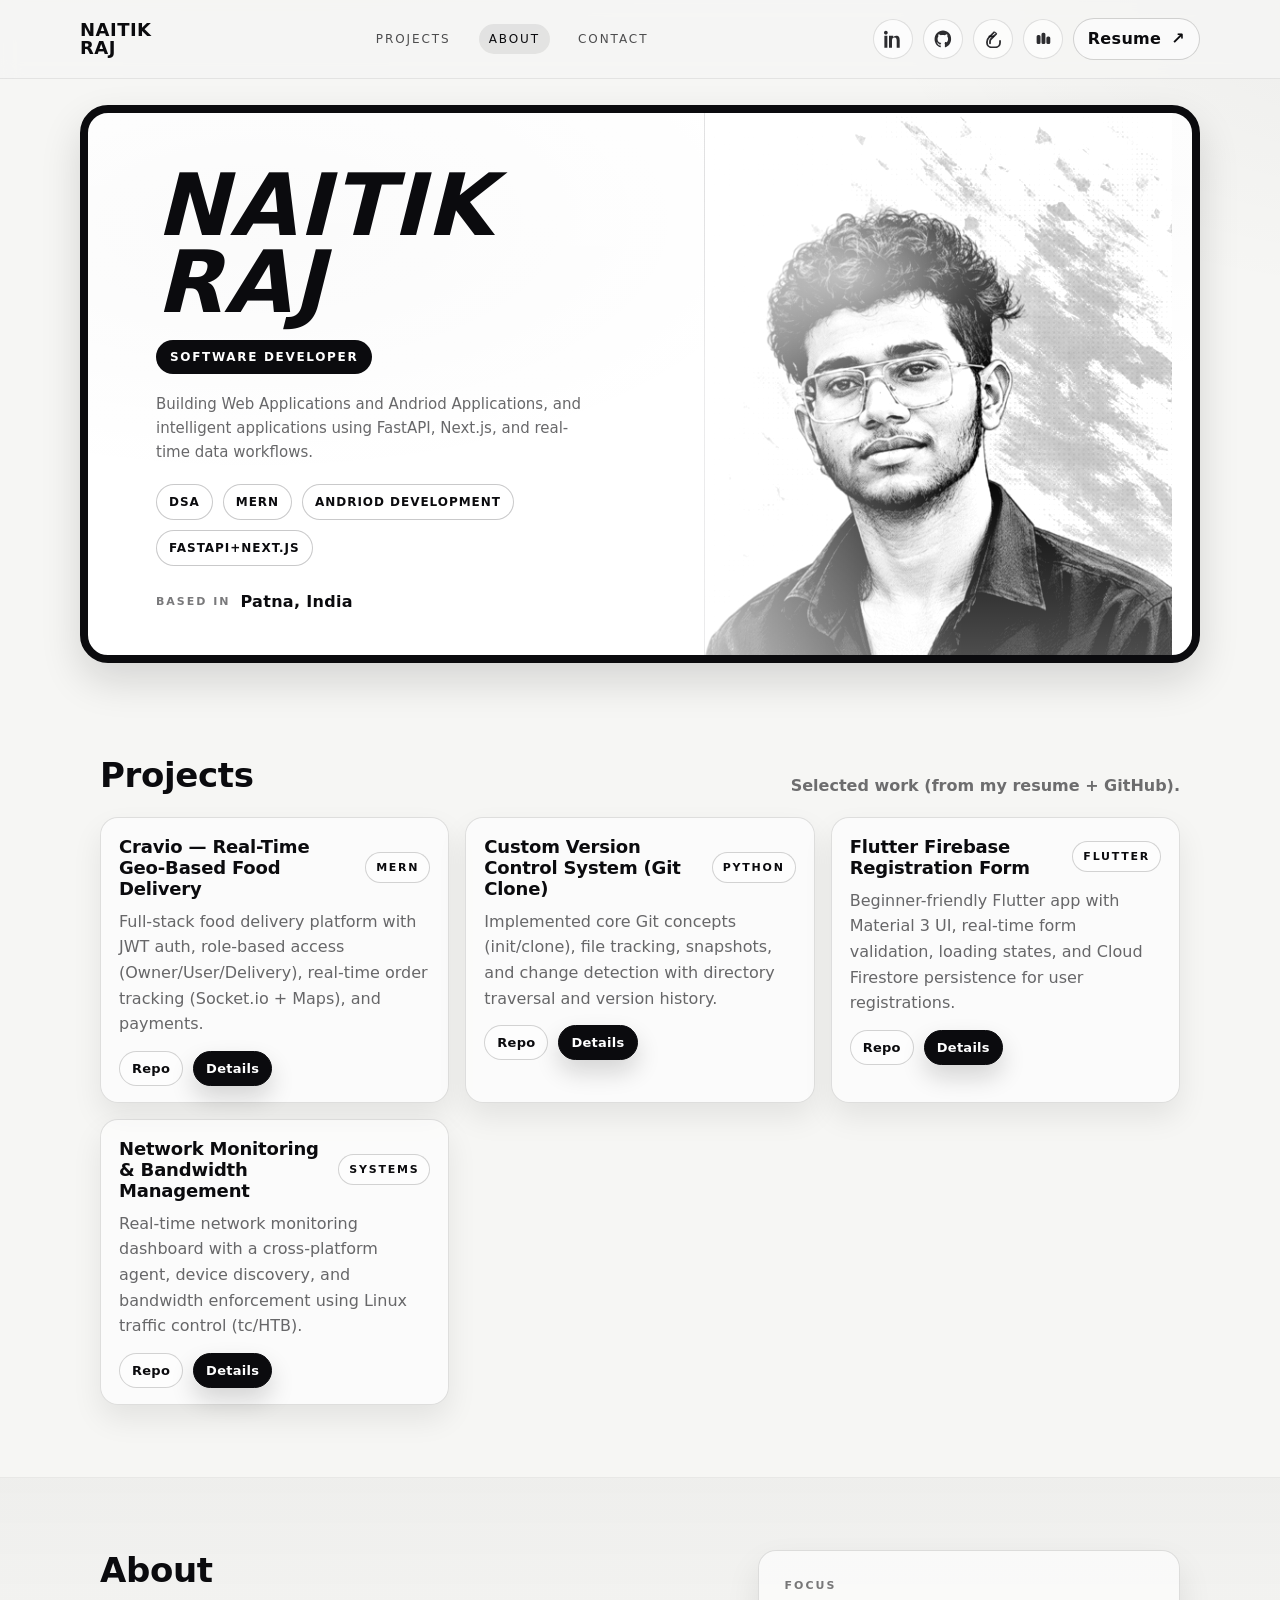
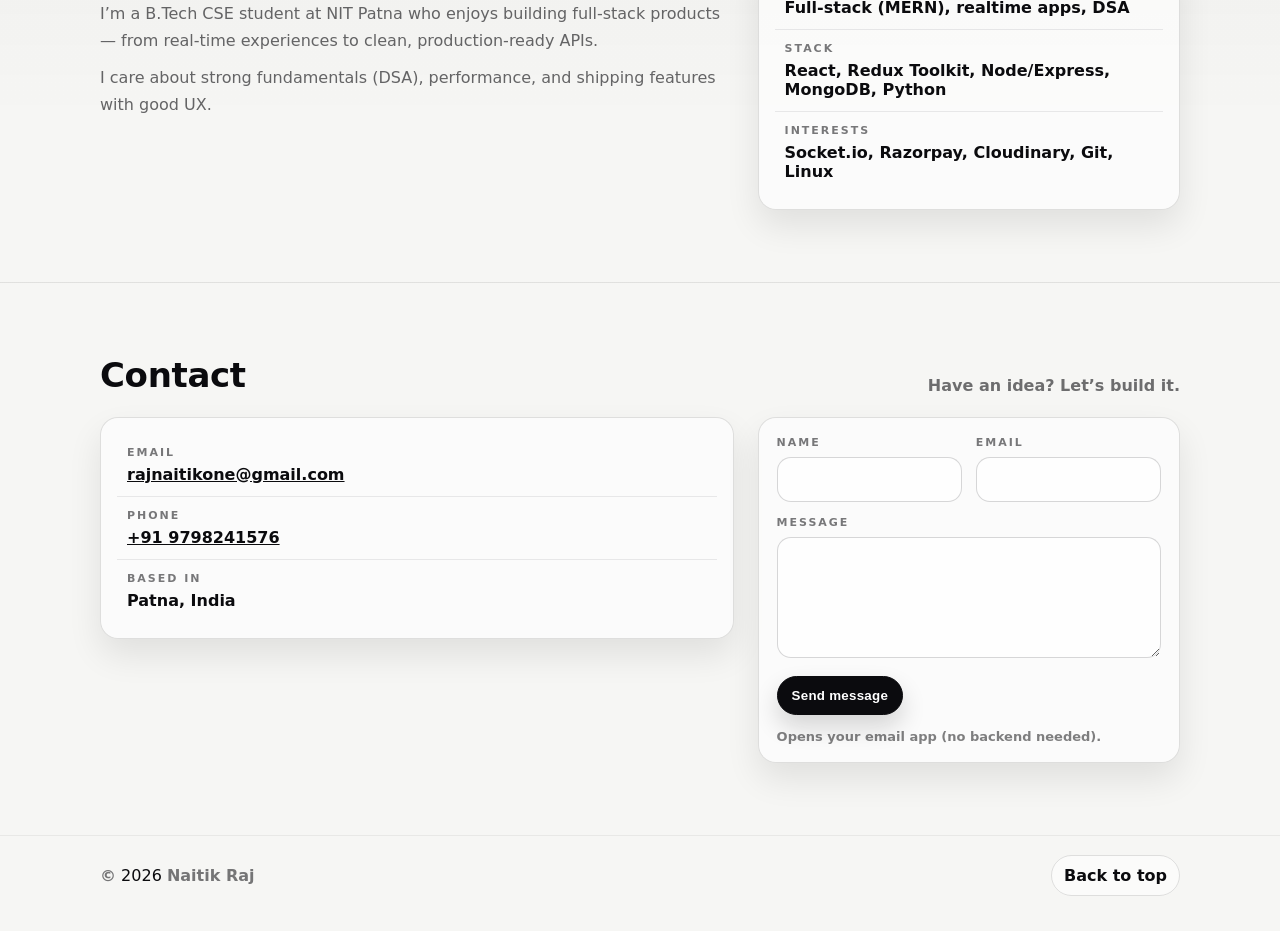
<file: index.html>
<!doctype html>
<html lang="en">
  <head>
    <meta charset="UTF-8" />
    <meta name="viewport" content="width=device-width, initial-scale=1.0" />
    <title>Naitik Raj | Portfolio</title>
    <meta
      name="description"
      content="Naitik Raj — projects, skills, and contact."
    />
    <link rel="preload" href="./styles.css" as="style" />
    <link rel="stylesheet" href="./styles.css" />
  </head>
  <body>
    <a class="skip-link" href="#main">Skip to content</a>

    <header class="site-header" id="top">
      <div class="container header-inner">
        <a class="brand" href="#top" aria-label="Home">
          <span class="brand-line">NAITIK</span>
          <span class="brand-line">RAJ</span>
        </a>

        <nav class="nav" aria-label="Primary">
          <a class="nav-link" href="#projects">Projects</a>
          <a class="nav-link" href="#about">About</a>
          <a class="nav-link" href="#contact">Contact</a>
        </nav>

        <div class="header-actions">
          <a
            class="icon-btn"
            href="https://www.linkedin.com/in/naitikraj17/"
            target="_blank"
            rel="noreferrer"
            aria-label="LinkedIn"
            title="LinkedIn"
          >
            <svg viewBox="0 0 24 24" aria-hidden="true">
              <path
                d="M4.98 3.5C4.98 4.88 3.87 6 2.5 6S0 4.88 0 3.5 1.12 1 2.5 1s2.48 1.12 2.48 2.5ZM.5 23.5h4V7.5h-4v16ZM8.5 7.5h3.83v2.18h.05c.53-1 1.83-2.18 3.77-2.18 4.03 0 4.78 2.65 4.78 6.1v9.9h-4v-8.77c0-2.09-.04-4.78-2.91-4.78-2.91 0-3.36 2.28-3.36 4.63v8.92h-4v-16Z"
              />
            </svg>
          </a>
          <a
            class="icon-btn"
            href="https://github.com/naitik-raj17"
            target="_blank"
            rel="noreferrer"
            aria-label="GitHub"
            title="GitHub"
          >
            <svg viewBox="0 0 24 24" aria-hidden="true">
              <path
                d="M12 .5C5.73.5.75 5.6.75 12.02c0 5.13 3.15 9.48 7.51 11.01.55.1.75-.24.75-.53 0-.26-.01-.95-.01-1.87-3.05.67-3.69-1.5-3.69-1.5-.5-1.3-1.22-1.65-1.22-1.65-1-.7.07-.69.07-.69 1.1.08 1.68 1.16 1.68 1.16.98 1.72 2.57 1.22 3.2.93.1-.72.38-1.22.69-1.5-2.43-.28-4.98-1.25-4.98-5.57 0-1.23.42-2.23 1.12-3.02-.11-.28-.49-1.42.11-2.95 0 0 .92-.3 3.02 1.15.88-.25 1.83-.37 2.77-.38.94.01 1.89.13 2.77.38 2.1-1.45 3.02-1.15 3.02-1.15.6 1.53.22 2.67.11 2.95.7.79 1.12 1.79 1.12 3.02 0 4.33-2.56 5.29-4.99 5.56.39.35.74 1.03.74 2.08 0 1.5-.01 2.71-.01 3.08 0 .29.2.64.76.53 4.35-1.53 7.5-5.88 7.5-11.01C23.25 5.6 18.27.5 12 .5Z"
              />
            </svg>
          </a>

          <a
            class="icon-btn"
            href="https://leetcode.com/u/naitik_17/"
            target="_blank"
            rel="noreferrer"
            aria-label="LeetCode"
            title="LeetCode"
          >
            <svg viewBox="0 0 24 24" aria-hidden="true">
              <path
                d="M13.83 2.62a1.2 1.2 0 0 1 1.7 0l1.62 1.62a1.2 1.2 0 0 1 0 1.7l-6.9 6.9a3.6 3.6 0 0 0-1.04 2.55v2.43a1.2 1.2 0 0 1-2.4 0v-2.43a6 6 0 0 1 1.76-4.25l6.9-6.9-.77-.77-7.5 7.5a6.9 6.9 0 0 0-2.02 4.88v1.2a4.8 4.8 0 0 0 4.8 4.8h5.4a4.8 4.8 0 0 0 4.8-4.8v-2.4a1.2 1.2 0 1 1 2.4 0v2.4a7.2 7.2 0 0 1-7.2 7.2h-5.4a7.2 7.2 0 0 1-7.2-7.2v-1.2a9.3 9.3 0 0 1 2.73-6.58l8.35-8.35Z"
              />
              <path
                d="M12.6 7.2a1.2 1.2 0 1 1 0 2.4H7.2a1.2 1.2 0 1 1 0-2.4h5.4Z"
              />
            </svg>
          </a>

          <a
            class="icon-btn"
            href="https://codeforces.com/profile/tedhe_medhe"
            target="_blank"
            rel="noreferrer"
            aria-label="Codeforces"
            title="Codeforces"
          >
            <svg viewBox="0 0 24 24" aria-hidden="true">
              <path
                d="M5.5 18.5a2 2 0 0 1-2-2v-8a2 2 0 0 1 2-2h1.2a2 2 0 0 1 2 2v8a2 2 0 0 1-2 2H5.5Zm6.5 0a2 2 0 0 1-2-2v-11a2 2 0 0 1 2-2h1.2a2 2 0 0 1 2 2v11a2 2 0 0 1-2 2H12Zm6.5 0a2 2 0 0 1-2-2v-6a2 2 0 0 1 2-2h1.2a2 2 0 0 1 2 2v6a2 2 0 0 1-2 2h-1.2Z"
              />
            </svg>
          </a>

          <a class="btn btn-outline" href="./resume.pdf" aria-label="Open resume">
            Resume <span aria-hidden="true">↗</span>
          </a>

          <button class="menu-btn" type="button" aria-label="Open menu" aria-expanded="false">
            <span class="menu-bars" aria-hidden="true"></span>
          </button>
        </div>
      </div>

      <div class="mobile-nav" hidden>
        <a class="mobile-link" href="#projects">Projects</a>
        <a class="mobile-link" href="#about">About</a>
        <a class="mobile-link" href="#contact">Contact</a>
      </div>
    </header>

    <main id="main">
      <section class="hero">
        <div class="container hero-frame">
          <div class="hero-grid">
            <div class="hero-left">
              <h1 class="hero-title">
                <span>NAITIK</span>
                <span>RAJ</span>
              </h1>

              <div class="role-pill">Software Developer</div>

              <p class="hero-subtitle">
                Building Web Applications and Andriod Applications, and
                intelligent applications using FastAPI, Next.js, and real-time data workflows.
              </p>

              <div class="tags" aria-label="Highlights">
                <a class="tag" href="#projects">DSA</a>
                <a class="tag" href="#projects">MERN</a>
                <a class="tag" href="#projects">Andriod Development</a>
                <a class="tag" href="#projects">FastAPI+Next.js</a>
              </div>

              <div class="meta">
                <span class="meta-label">Based in</span>
                <span class="meta-value">Patna, India</span>
              </div>
            </div>

            <div class="hero-right" aria-label="Portrait">
              <div class="portrait">
                <img
                  src="./assets/reference.png"
                  alt="Portrait placeholder"
                  loading="eager"
                  decoding="async"
                />
                <div class="portrait-fade" aria-hidden="true"></div>
              </div>
            </div>
          </div>
        </div>
      </section>

      <section id="projects" class="section">
        <div class="container">
          <div class="section-head">
            <h2 class="section-title">Projects</h2>
            <p class="section-kicker">Selected work (from my resume + GitHub).</p>
          </div>

          <div class="cards">
            <article class="card">
              <div class="card-top">
                <h3 class="card-title">Cravio — Real-Time Geo-Based Food Delivery</h3>
                <span class="card-pill">MERN</span>
              </div>
              <p class="card-body">
                Full-stack food delivery platform with JWT auth, role-based access (Owner/User/Delivery),
                real-time order tracking (Socket.io + Maps), and payments.
              </p>
              <div class="card-actions">
                <a
                  class="btn btn-sm btn-outline"
                  href="https://github.com/naitik-raj17/Cravio"
                  target="_blank"
                  rel="noreferrer"
                  aria-label="Open Cravio repository"
                  >Repo</a
                >
                <a
                  class="btn btn-sm"
                  href="https://github.com/naitik-raj17/Cravio#-cravio--full-stack-food-delivery-platform"
                  target="_blank"
                  rel="noreferrer"
                  aria-label="Open Cravio details"
                  >Details</a
                >
              </div>
            </article>

            <article class="card">
              <div class="card-top">
                <h3 class="card-title">Custom Version Control System (Git Clone)</h3>
                <span class="card-pill">Python</span>
              </div>
              <p class="card-body">
                Implemented core Git concepts (init/clone), file tracking, snapshots, and change detection
                with directory traversal and version history.
              </p>
              <div class="card-actions">
                <a
                  class="btn btn-sm btn-outline"
                  href="https://github.com/naitik-raj17/version-control-system"
                  target="_blank"
                  rel="noreferrer"
                  aria-label=""
                  >Repo</a
                >
                <a
                  class="btn btn-sm"
                  href="https://github.com/naitik-raj17/version-control-system#-custom-version-control-system-git-clone"
                  target="_blank"
                  rel="noreferrer"
                  aria-label="Open GitHub profile"
                  >Details</a
                >
              </div>
            </article>

            <article class="card">
              <div class="card-top">
                <h3 class="card-title">Flutter Firebase Registration Form</h3>
                <span class="card-pill">Flutter</span>
              </div>
              <p class="card-body">
                Beginner-friendly Flutter app with Material 3 UI, real-time form validation, loading states,
                and Cloud Firestore persistence for user registrations.
              </p>
              <div class="card-actions">
                <a
                  class="btn btn-sm btn-outline"
                  href="https://github.com/naitik-raj17/firebase-form-setup-Hackslash"
                  target="_blank"
                  rel="noreferrer"
                  aria-label="Open project repository"
                  >Repo</a
                >
                <a
                  class="btn btn-sm"
                  href="https://github.com/naitik-raj17/firebase-form-setup-Hackslash#-flutter-firebase-registration-form"
                  target="_blank"
                  rel="noreferrer"
                  aria-label="Open project details"
                  >Details</a
                >
              </div>
            </article>

            <article class="card">
              <div class="card-top">
                <h3 class="card-title">Network Monitoring & Bandwidth Management</h3>
                <span class="card-pill">Systems</span>
              </div>
              <p class="card-body">
                Real-time network monitoring dashboard with a cross-platform agent, device discovery, and
                bandwidth enforcement using Linux traffic control (tc/HTB).
              </p>
              <div class="card-actions">
                <a
                  class="btn btn-sm btn-outline"
                  href="https://github.com/harshraj611/network-agent"
                  target="_blank"
                  rel="noreferrer"
                  aria-label="Open network-agent repository"
                  >Repo</a
                >
                <a
                  class="btn btn-sm"
                  href="https://github.com/harshraj611/network-agent#network-monitoring--bandwidth-management-system"
                  target="_blank"
                  rel="noreferrer"
                  aria-label="Open project details"
                  >Details</a
                >
              </div>
            </article>
          </div>
        </div>
      </section>

      <section id="about" class="section section-alt">
        <div class="container split">
          <div>
            <h2 class="section-title">About</h2>
            <p class="prose">
              I’m a B.Tech CSE student at NIT Patna who enjoys building full-stack products — from
              real-time experiences to clean, production-ready APIs.
            </p>
            <p class="prose">
              I care about strong fundamentals (DSA), performance, and shipping features with good UX.
            </p>
          </div>

          <div class="facts">
            <div class="fact">
              <div class="fact-label">Focus</div>
              <div class="fact-value">Full-stack (MERN), realtime apps, DSA</div>
            </div>
            <div class="fact">
              <div class="fact-label">Stack</div>
              <div class="fact-value">React, Redux Toolkit, Node/Express, MongoDB, Python</div>
            </div>
            <div class="fact">
              <div class="fact-label">Interests</div>
              <div class="fact-value">Socket.io, Razorpay, Cloudinary, Git, Linux</div>
            </div>
          </div>
        </div>
      </section>

      <section id="contact" class="section">
        <div class="container">
          <div class="section-head">
            <h2 class="section-title">Contact</h2>
            <p class="section-kicker">Have an idea? Let’s build it.</p>
          </div>

          <div class="split">
            <div class="facts" aria-label="Direct contact details">
              <div class="fact">
                <div class="fact-label">Email</div>
                <div class="fact-value">
                  <a href="mailto:rajnaitikone@gmail.com">rajnaitikone@gmail.com</a>
                </div>
              </div>
              <div class="fact">
                <div class="fact-label">Phone</div>
                <div class="fact-value">
                  <a href="tel:+919798241576">+91 9798241576</a>
                </div>
              </div>
              <div class="fact">
                <div class="fact-label">Based in</div>
                <div class="fact-value">Patna, India</div>
              </div>
            </div>

            <form class="contact" id="contactForm" data-endpoint="">
              <label class="field">
                <span class="label">Name</span>
                <input name="name" autocomplete="name" required />
              </label>
              <label class="field">
                <span class="label">Email</span>
                <input type="email" name="email" autocomplete="email" required />
              </label>
              <label class="field field-wide">
                <span class="label">Message</span>
                <textarea name="message" rows="5" required></textarea>
              </label>

              <div class="contact-actions">
                <button class="btn" type="submit">Send message</button>
                <p class="fineprint" id="contactStatus" role="status" aria-live="polite">
                  Opens your email app (no backend needed).
                </p>
              </div>
            </form>
          </div>
        </div>
      </section>

    </main>

    <footer class="site-footer">
      <div class="container footer-inner">
        <div class="footer-left">
          <span class="muted">©</span>
          <span id="year"></span>
          <span class="muted">Naitik Raj</span>
        </div>
        <div class="footer-right">
          <a class="footer-link" href="#top">Back to top</a>
        </div>
      </div>
    </footer>

    <script src="./script.js" defer></script>
  </body>
</html>
</file>
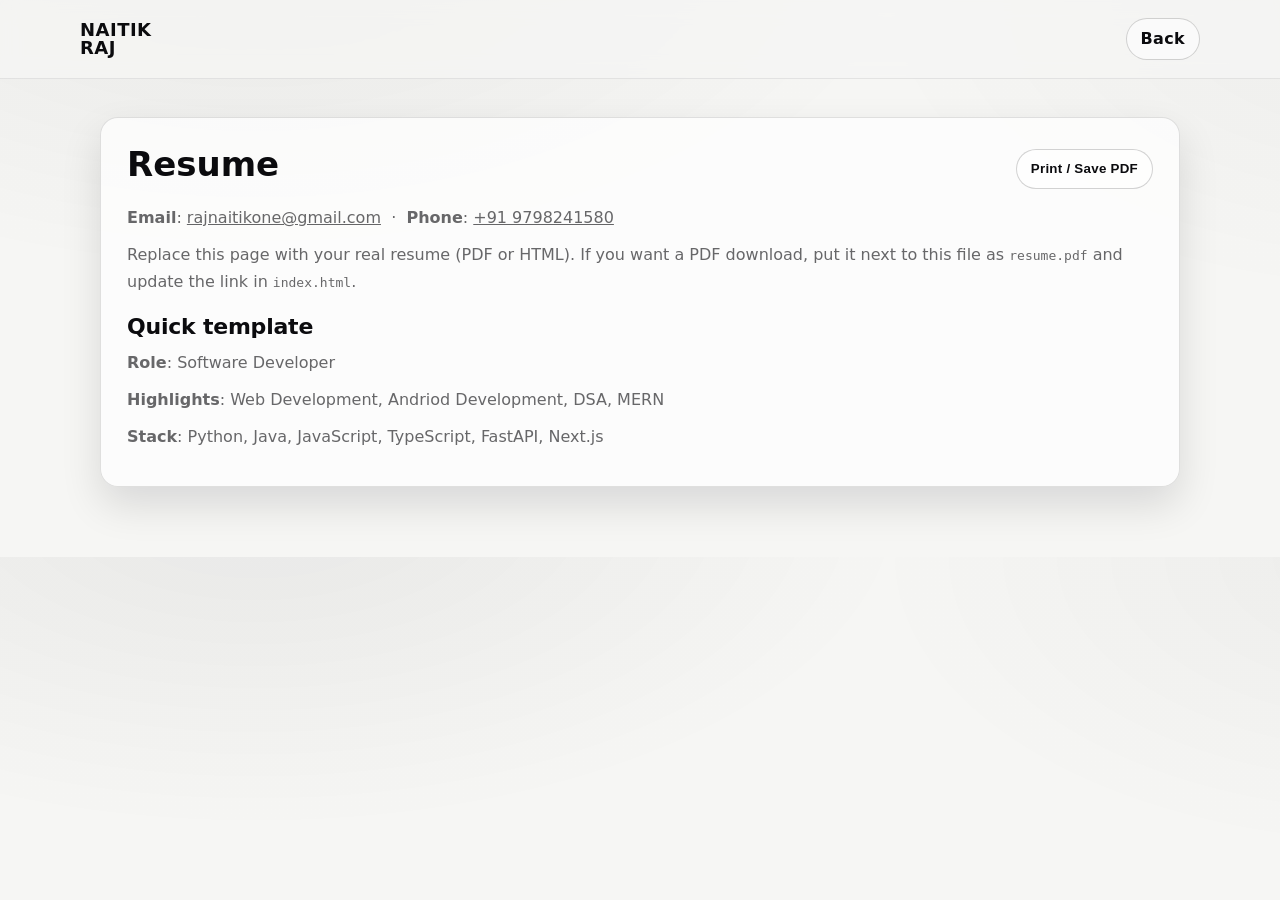
<file: resume.html>
<!doctype html>
<html lang="en">
  <head>
    <meta charset="UTF-8" />
    <meta name="viewport" content="width=device-width, initial-scale=1.0" />
    <title>Resume</title>
    <link rel="stylesheet" href="./styles.css" />
    <style>
      .resume-wrap{padding:38px 0 70px}
      .resume{
        border:1px solid rgba(11,11,14,.12);
        border-radius:18px;
        background:rgba(255,255,255,.7);
        box-shadow:0 18px 40px rgba(11,11,14,.12);
        padding:26px;
      }
      .resume h1{margin:0 0 10px; font-size:34px}
      .resume p{margin:10px 0; color:rgba(11,11,14,.62); line-height:1.7}
      .resume .row{display:flex; justify-content:space-between; align-items:center; gap:12px; flex-wrap:wrap}
    </style>
  </head>
  <body>
    <header class="site-header">
      <div class="container header-inner">
        <a class="brand" href="./index.html#top" aria-label="Back to home">
          <span class="brand-line">NAITIK</span>
          <span class="brand-line">RAJ</span>
        </a>
        <div class="header-actions">
          <a class="btn btn-outline" href="./index.html#top">Back</a>
        </div>
      </div>
    </header>

    <main class="resume-wrap">
      <div class="container">
        <div class="resume">
          <div class="row">
            <h1>Resume</h1>
            <button class="btn btn-outline" type="button" onclick="window.print()">Print / Save PDF</button>
          </div>

          <p>
            <strong>Email</strong>:
            <a href="mailto:rajnaitikone@gmail.com">rajnaitikone@gmail.com</a>
            &nbsp;·&nbsp;
            <strong>Phone</strong>:
            <a href="tel:+919798241580">+91 9798241580</a>
          </p>

          <p>
            Replace this page with your real resume (PDF or HTML). If you want a PDF download, put it
            next to this file as <code>resume.pdf</code> and update the link in <code>index.html</code>.
          </p>

          <h2 class="section-title" style="font-size:22px;margin-top:18px;">Quick template</h2>
          <p><strong>Role</strong>: Software Developer</p>
          <p><strong>Highlights</strong>: Web Development, Andriod Development, DSA, MERN</p>
          <p><strong>Stack</strong>: Python, Java, JavaScript, TypeScript, FastAPI, Next.js</p>
        </div>
      </div>
    </main>
  </body>
</html>
</file>
<file: styles.css>
:root{
  --bg:#f6f6f4;
  --paper:#ffffff;
  --ink:#0b0b0e;
  --muted:#6c6f76;
  --line:#0b0b0e;
  --softline:rgba(11,11,14,.14);
  --shadow:0 18px 40px rgba(11,11,14,.14);
  --radius:18px;
  --radius-sm:12px;
  --container:1120px;
}

*{box-sizing:border-box}
html{scroll-behavior:smooth}
body{
  margin:0;
  font-family: ui-sans-serif, system-ui, -apple-system, Segoe UI, Roboto, Helvetica, Arial, "Apple Color Emoji","Segoe UI Emoji";
  color:var(--ink);
  background:
    radial-gradient(1200px 600px at 20% -10%, rgba(11,11,14,.06), transparent 55%),
    radial-gradient(900px 500px at 110% 0%, rgba(11,11,14,.04), transparent 60%),
    var(--bg);
}

a{color:inherit}
.container{max-width:var(--container); margin:0 auto; padding:0 20px}

.skip-link{
  position:absolute;
  left:-999px;
  top:10px;
  background:var(--ink);
  color:#fff;
  padding:10px 12px;
  border-radius:10px;
  z-index:9999;
}
.skip-link:focus{left:10px}

/* Header */
.site-header{
  position:sticky;
  top:0;
  z-index:20;
  background:color-mix(in srgb, var(--bg) 80%, transparent);
  backdrop-filter:saturate(1.2) blur(10px);
  border-bottom:1px solid rgba(11,11,14,.08);
}
.header-inner{
  display:flex;
  align-items:center;
  justify-content:space-between;
  padding:18px 0;
  gap:14px;
}
.brand{
  display:flex;
  flex-direction:column;
  text-decoration:none;
  letter-spacing:.03em;
  font-weight:800;
  line-height:1;
}
.brand-line{font-size:18px}

.nav{
  display:flex;
  gap:18px;
  align-items:center;
  justify-content:center;
  flex:1;
}
.nav-link{
  text-decoration:none;
  text-transform:uppercase;
  font-size:12px;
  letter-spacing:.16em;
  padding:8px 10px;
  border-radius:999px;
  color:rgba(11,11,14,.72);
}
.nav-link:hover{background:rgba(11,11,14,.06); color:var(--ink)}
.nav-link[aria-current="page"]{
  background:rgba(11,11,14,.08);
  color:var(--ink);
}

.header-actions{
  display:flex;
  align-items:center;
  gap:10px;
}
.icon-btn{
  width:40px; height:40px;
  display:grid; place-items:center;
  border-radius:999px;
  border:1px solid rgba(11,11,14,.12);
  background:rgba(255,255,255,.65);
  text-decoration:none;
}
.icon-btn:hover{transform:translateY(-1px); box-shadow:0 10px 24px rgba(11,11,14,.12)}
.icon-btn svg{width:18px; height:18px; fill:rgba(11,11,14,.86)}

.btn{
  display:inline-flex;
  align-items:center;
  justify-content:center;
  gap:10px;
  padding:12px 14px;
  border-radius:999px;
  background:var(--ink);
  color:#fff;
  border:1px solid var(--ink);
  text-decoration:none;
  font-weight:700;
  letter-spacing:.02em;
  line-height:1;
  box-shadow:0 12px 24px rgba(11,11,14,.16);
}
.btn:hover{transform:translateY(-1px)}
.btn-outline{
  background:rgba(255,255,255,.6);
  color:var(--ink);
  border:1px solid rgba(11,11,14,.18);
  box-shadow:none;
}
.btn-outline:hover{box-shadow:0 12px 24px rgba(11,11,14,.12)}
.btn-sm{padding:10px 12px; font-size:13px}

.menu-btn{
  display:none;
  width:42px; height:42px;
  border-radius:999px;
  border:1px solid rgba(11,11,14,.12);
  background:rgba(255,255,255,.65);
}
.menu-bars{
  width:18px; height:2px; display:block;
  background:rgba(11,11,14,.86);
  position:relative;
  border-radius:999px;
}
.menu-bars:before,.menu-bars:after{
  content:"";
  position:absolute;
  left:0;
  width:18px; height:2px;
  background:rgba(11,11,14,.86);
  border-radius:999px;
}
.menu-bars:before{top:-6px}
.menu-bars:after{top:6px}

.mobile-nav{
  border-top:1px solid rgba(11,11,14,.08);
  padding:12px 20px 16px;
  display:none;
  background:color-mix(in srgb, var(--bg) 86%, transparent);
}
.mobile-link{
  display:block;
  padding:10px 12px;
  border-radius:12px;
  text-decoration:none;
  font-weight:700;
}
.mobile-link:hover{background:rgba(11,11,14,.06)}

/* Hero */
.hero{padding:26px 0 20px}
.hero-frame{
  border:8px solid var(--line);
  border-radius:28px;
  background:
    linear-gradient(180deg, rgba(255,255,255,.75), rgba(255,255,255,.55)),
    radial-gradient(900px 420px at 15% 20%, rgba(11,11,14,.06), transparent 60%),
    radial-gradient(700px 380px at 90% 10%, rgba(11,11,14,.05), transparent 55%),
    var(--paper);
  box-shadow:var(--shadow);
  overflow:hidden;
}
.hero-grid{
  display:grid;
  grid-template-columns: 1.12fr .88fr;
  gap:0;
  min-height:520px;
}
.hero-left{padding:54px 48px 44px; position:relative}
.hero-title{
  margin:0 0 18px;
  font-size:86px;
  line-height:.9;
  letter-spacing:.02em;
  font-weight:900;
  font-style:italic;
}
.hero-title span{display:block}
.role-pill{
  display:inline-flex;
  padding:10px 14px;
  border-radius:999px;
  background:var(--ink);
  color:#fff;
  font-weight:800;
  letter-spacing:.14em;
  font-size:12px;
  text-transform:uppercase;
}
.hero-subtitle{
  margin:18px 0 20px;
  max-width:46ch;
  color:rgba(11,11,14,.62);
  line-height:1.6;
  font-size:15px;
}
.tags{
  display:flex;
  flex-wrap:wrap;
  gap:10px;
  margin:14px 0 26px;
}
.tag{
  text-decoration:none;
  border:1px solid rgba(11,11,14,.22);
  background:rgba(255,255,255,.55);
  padding:10px 12px;
  border-radius:999px;
  font-size:12px;
  letter-spacing:.08em;
  text-transform:uppercase;
  font-weight:800;
}
.tag:hover{background:rgba(11,11,14,.06)}
.meta{
  display:flex;
  gap:10px;
  align-items:center;
  margin-top:10px;
}
.meta-label{
  text-transform:uppercase;
  letter-spacing:.18em;
  font-size:11px;
  color:rgba(11,11,14,.55);
  font-weight:800;
}
.meta-value{font-weight:800; letter-spacing:.02em}

.hero-right{
  border-left:1px solid rgba(11,11,14,.08);
  background:
    radial-gradient(800px 380px at 60% 10%, rgba(11,11,14,.07), transparent 60%),
    linear-gradient(180deg, rgba(255,255,255,.65), rgba(255,255,255,.4));
  position:relative;
}
.portrait{
  height:100%;
  position:relative;
  overflow:hidden;
}
.portrait img{
  width:100%;
  height:100%;
  object-fit:cover;
  object-position: 70% 20%;
  filter:grayscale(1) contrast(1.1);
  transform:scale(1.03);
}
.portrait-fade{
  position:absolute;
  inset:0;
  background:
    radial-gradient(420px 220px at 30% 30%, rgba(255,255,255,.65), transparent 55%),
    linear-gradient(90deg, rgba(255,255,255,.65), rgba(255,255,255,0) 55%),
    linear-gradient(0deg, rgba(255,255,255,.3), transparent 35%);
  mix-blend-mode:screen;
  pointer-events:none;
}

/* Sections */
.section{padding:72px 0}
.section-alt{
  background:
    linear-gradient(180deg, rgba(11,11,14,.03), transparent 60%),
    transparent;
  border-top:1px solid rgba(11,11,14,.06);
  border-bottom:1px solid rgba(11,11,14,.06);
}
.section-head{
  display:flex;
  align-items:flex-end;
  justify-content:space-between;
  gap:18px;
  margin-bottom:22px;
}
.section-title{
  margin:0;
  font-size:34px;
  letter-spacing:-.01em;
}
.section-kicker{
  margin:0;
  color:rgba(11,11,14,.58);
  font-weight:600;
}

.cards{
  display:grid;
  grid-template-columns: repeat(3, minmax(0, 1fr));
  gap:16px;
}
.card{
  border:1px solid rgba(11,11,14,.12);
  background:rgba(255,255,255,.6);
  border-radius:var(--radius);
  padding:18px 18px 16px;
  box-shadow:0 14px 30px rgba(11,11,14,.08);
}
.card:hover{transform:translateY(-2px); box-shadow:0 18px 44px rgba(11,11,14,.12)}
.card-top{display:flex; align-items:center; justify-content:space-between; gap:10px}
.card-title{margin:0; font-size:18px; letter-spacing:-.01em}
.card-pill{
  font-size:11px;
  font-weight:900;
  letter-spacing:.16em;
  text-transform:uppercase;
  padding:8px 10px;
  border-radius:999px;
  border:1px solid rgba(11,11,14,.18);
  background:rgba(255,255,255,.55);
}
.card-body{color:rgba(11,11,14,.62); line-height:1.6; margin:10px 0 14px}
.card-actions{display:flex; gap:10px; flex-wrap:wrap}

.split{
  display:grid;
  grid-template-columns: 1.2fr .8fr;
  gap:24px;
  align-items:start;
}
.prose{color:rgba(11,11,14,.62); line-height:1.7; margin:10px 0; max-width:65ch}
.facts{
  border:1px solid rgba(11,11,14,.12);
  border-radius:var(--radius);
  background:rgba(255,255,255,.6);
  padding:16px;
  box-shadow:0 16px 34px rgba(11,11,14,.09);
}
.fact{padding:12px 10px; border-bottom:1px solid rgba(11,11,14,.08)}
.fact:last-child{border-bottom:0}
.fact-label{
  font-size:11px;
  font-weight:900;
  letter-spacing:.18em;
  text-transform:uppercase;
  color:rgba(11,11,14,.55);
}
.fact-value{margin-top:6px; font-weight:800}

/* Contact */
.contact{
  border:1px solid rgba(11,11,14,.12);
  border-radius:var(--radius);
  background:rgba(255,255,255,.6);
  padding:18px;
  box-shadow:0 16px 34px rgba(11,11,14,.09);
  display:grid;
  grid-template-columns: repeat(2, minmax(0, 1fr));
  gap:14px;
}
.field{display:flex; flex-direction:column; gap:8px}
.field-wide{grid-column:1 / -1}
.label{
  font-size:11px;
  font-weight:900;
  letter-spacing:.18em;
  text-transform:uppercase;
  color:rgba(11,11,14,.55);
}
input, textarea{
  border:1px solid rgba(11,11,14,.16);
  border-radius:14px;
  padding:12px 12px;
  background:rgba(255,255,255,.7);
  font:inherit;
  outline:none;
}
input:focus, textarea:focus{border-color:rgba(11,11,14,.44); box-shadow:0 0 0 4px rgba(11,11,14,.08)}
.contact-actions{
  grid-column:1 / -1;
  display:flex;
  align-items:center;
  justify-content:space-between;
  gap:14px;
  flex-wrap:wrap;
  margin-top:4px;
}
.fineprint{margin:0; color:rgba(11,11,14,.52); font-weight:600; font-size:13px}

/* Blog */
.posts{
  display:grid;
  grid-template-columns: repeat(3, minmax(0, 1fr));
  gap:14px;
}
.post{
  text-decoration:none;
  border:1px solid rgba(11,11,14,.12);
  border-radius:var(--radius);
  padding:16px 16px 14px;
  background:rgba(255,255,255,.6);
  box-shadow:0 14px 30px rgba(11,11,14,.08);
}
.post:hover{transform:translateY(-2px); box-shadow:0 18px 44px rgba(11,11,14,.12)}
.post-title{font-weight:900; letter-spacing:-.01em; margin-bottom:8px}
.post-meta{color:rgba(11,11,14,.55); font-weight:700; font-size:13px}

/* Footer */
.site-footer{
  padding:30px 0 46px;
  border-top:1px solid rgba(11,11,14,.06);
}
.footer-inner{
  display:flex;
  justify-content:space-between;
  align-items:center;
  gap:12px;
  flex-wrap:wrap;
}
.muted{color:rgba(11,11,14,.55); font-weight:700}
.footer-link{
  text-decoration:none;
  border-radius:999px;
  padding:10px 12px;
  border:1px solid rgba(11,11,14,.12);
  background:rgba(255,255,255,.6);
  font-weight:800;
}
.footer-link:hover{background:rgba(11,11,14,.06)}

/* Responsive */
@media (max-width: 980px){
  .nav{display:none}
  .menu-btn{display:grid; place-items:center}
  .mobile-nav{display:none}
  .mobile-nav:not([hidden]){display:block}
  .btn-outline{display:none}
  .hero-title{font-size:72px}
  .hero-left{padding:44px 28px 34px}
  .hero-grid{grid-template-columns: 1fr}
  .hero-right{border-left:0; border-top:1px solid rgba(11,11,14,.08); min-height:300px}
  .cards{grid-template-columns: 1fr}
  .posts{grid-template-columns: 1fr}
  .split{grid-template-columns: 1fr}
  .contact{grid-template-columns: 1fr}
}

@media (max-width: 520px){
  .brand-line{font-size:16px}
  .hero-title{font-size:56px}
  .hero{padding:18px 0 10px}
  .hero-frame{border-width:6px}
}
</file>
